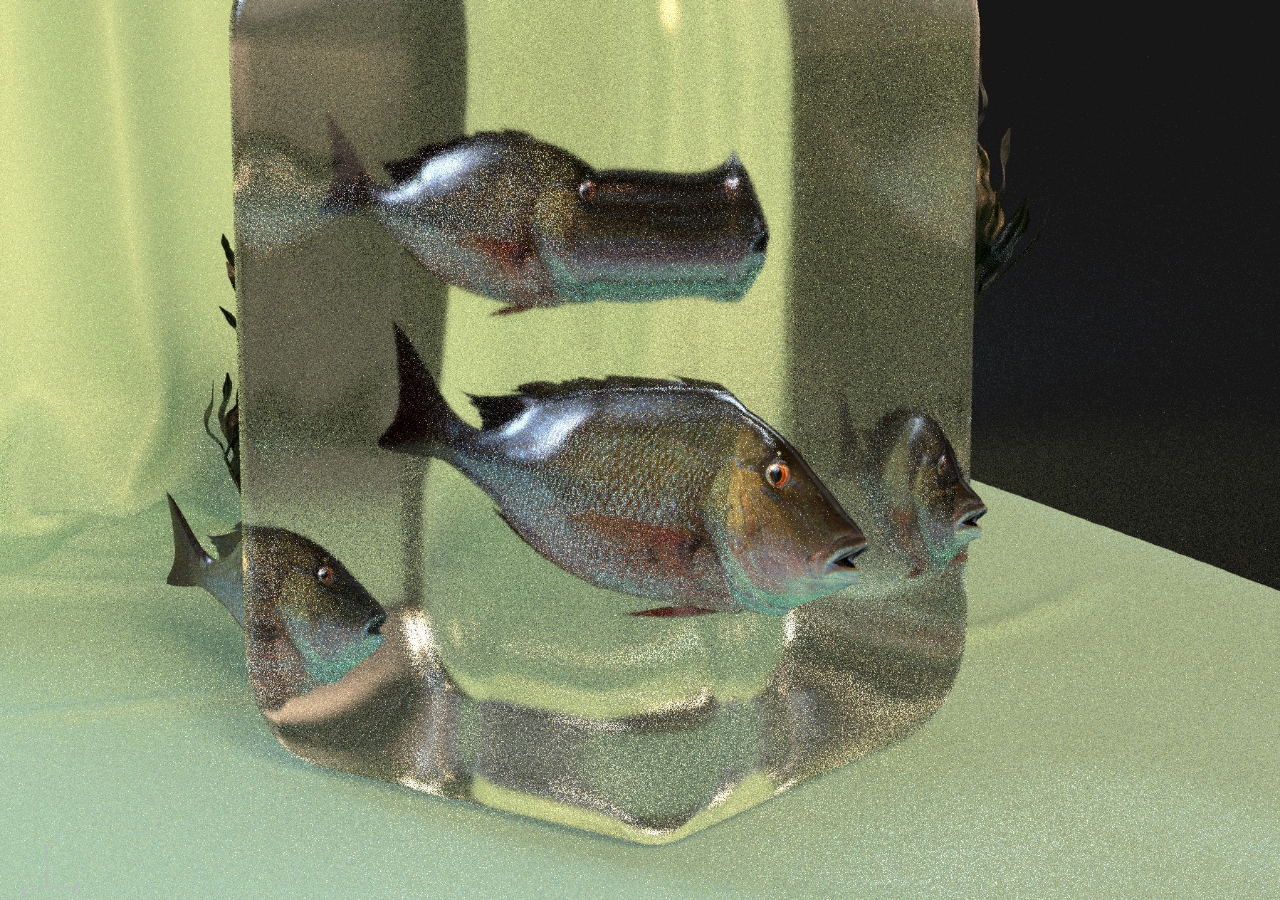
<file: index.html>
<!doctype html>
<html lang="en">
<head>
  <meta name="viewport" content="width=device-width" />
  <title>Mike Kavouras</title>

  <link href="css/style.css" rel="stylesheet" />
</head>
<body>
</body>
</html>
</file>
<file: css/style.css>
html, body {
  margin: 0;
  height: 100%;
  padding: 0;
  background-color: black;
}

body {
  background-image: url('../images/fish.jpeg');
  background-size: cover;
  background-position: center center;
}
</file>
